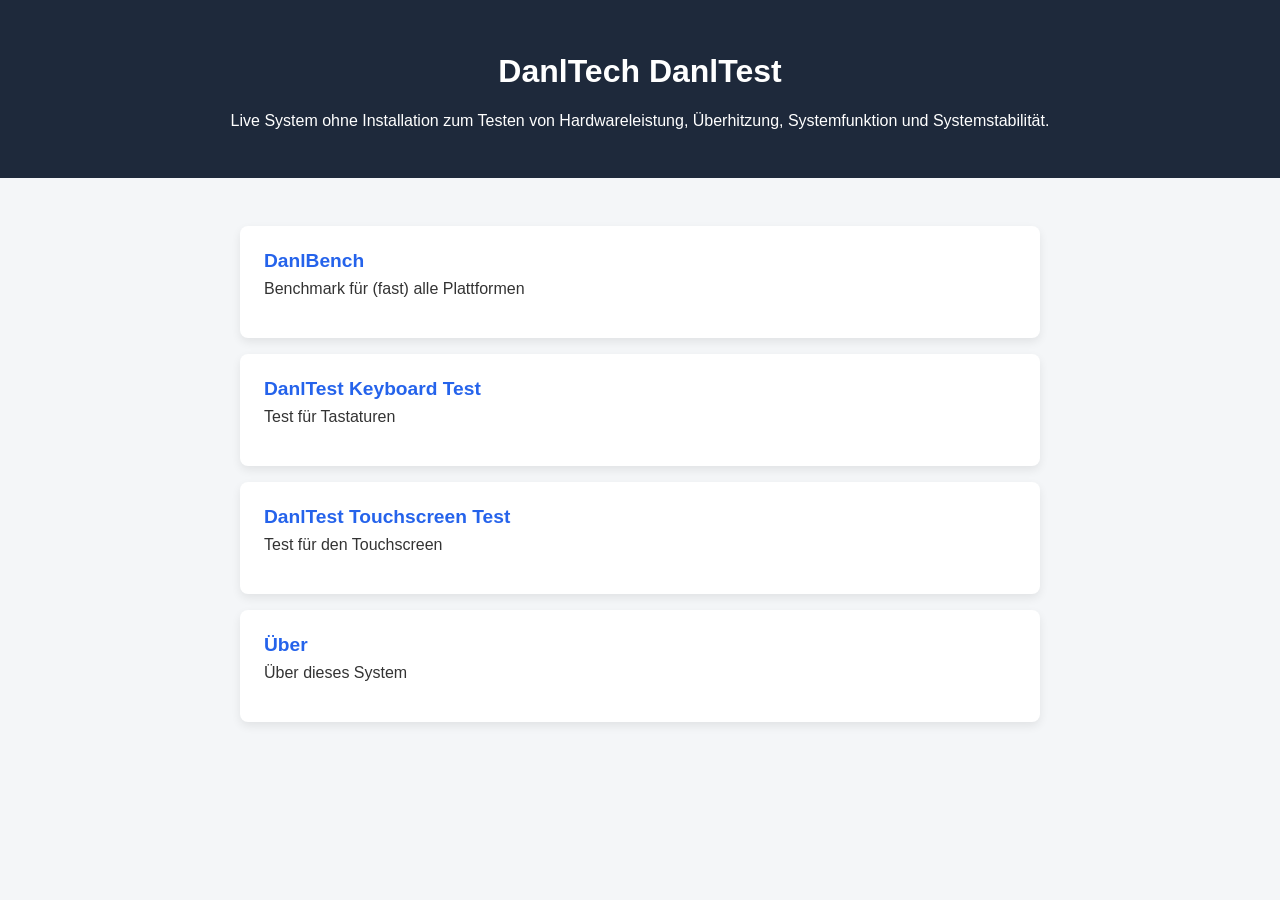
<file: airootfs/root/DanlTest/Web/index.html>
<!DOCTYPE html>
<html lang="en">
<head>
  <meta charset="UTF-8">
  <title>DanlTech DanlTest</title>
  <meta name="viewport" content="width=device-width, initial-scale=1.0">
  <link rel="stylesheet" href="style.css">
</head>
<body>

<header>
  <h1>DanlTech DanlTest</h1>
  <p>Live System ohne Installation zum Testen von Hardwareleistung, Überhitzung, Systemfunktion und Systemstabilität.</p>
</header>
  
<main id="link-container">
  <!-- Links will be inserted here dynamically -->
</main>

<!-- Cookie Consent Modal -->
<div id="cookie-overlay" class="overlay hidden">
  <div class="cookie-modal">
    <h2>Cookie Preferences</h2>
    <p>We use cookies to analyze traffic and improve this website. Please accept or manage your preferences.</p>

    <div id="cookie-buttons">
      <button id="accept-cookies" class="primary">Accept analytics</button>
      <button id="manage-cookies" class="secondary">Manage settings</button>
    </div>

    <div id="cookie-settings" class="hidden">
      <label>
        <input type="checkbox" checked disabled>
        Necessary cookies (required)
      </label>
      <label>
        <input type="checkbox" id="analytics-checkbox">
        Analytics cookies (Google Analytics)
      </label>
      <button id="save-settings" class="primary">Save settings</button>
    </div>
  </div>
</div>

<script src="script.js"></script>
</body>
</html>
</file>
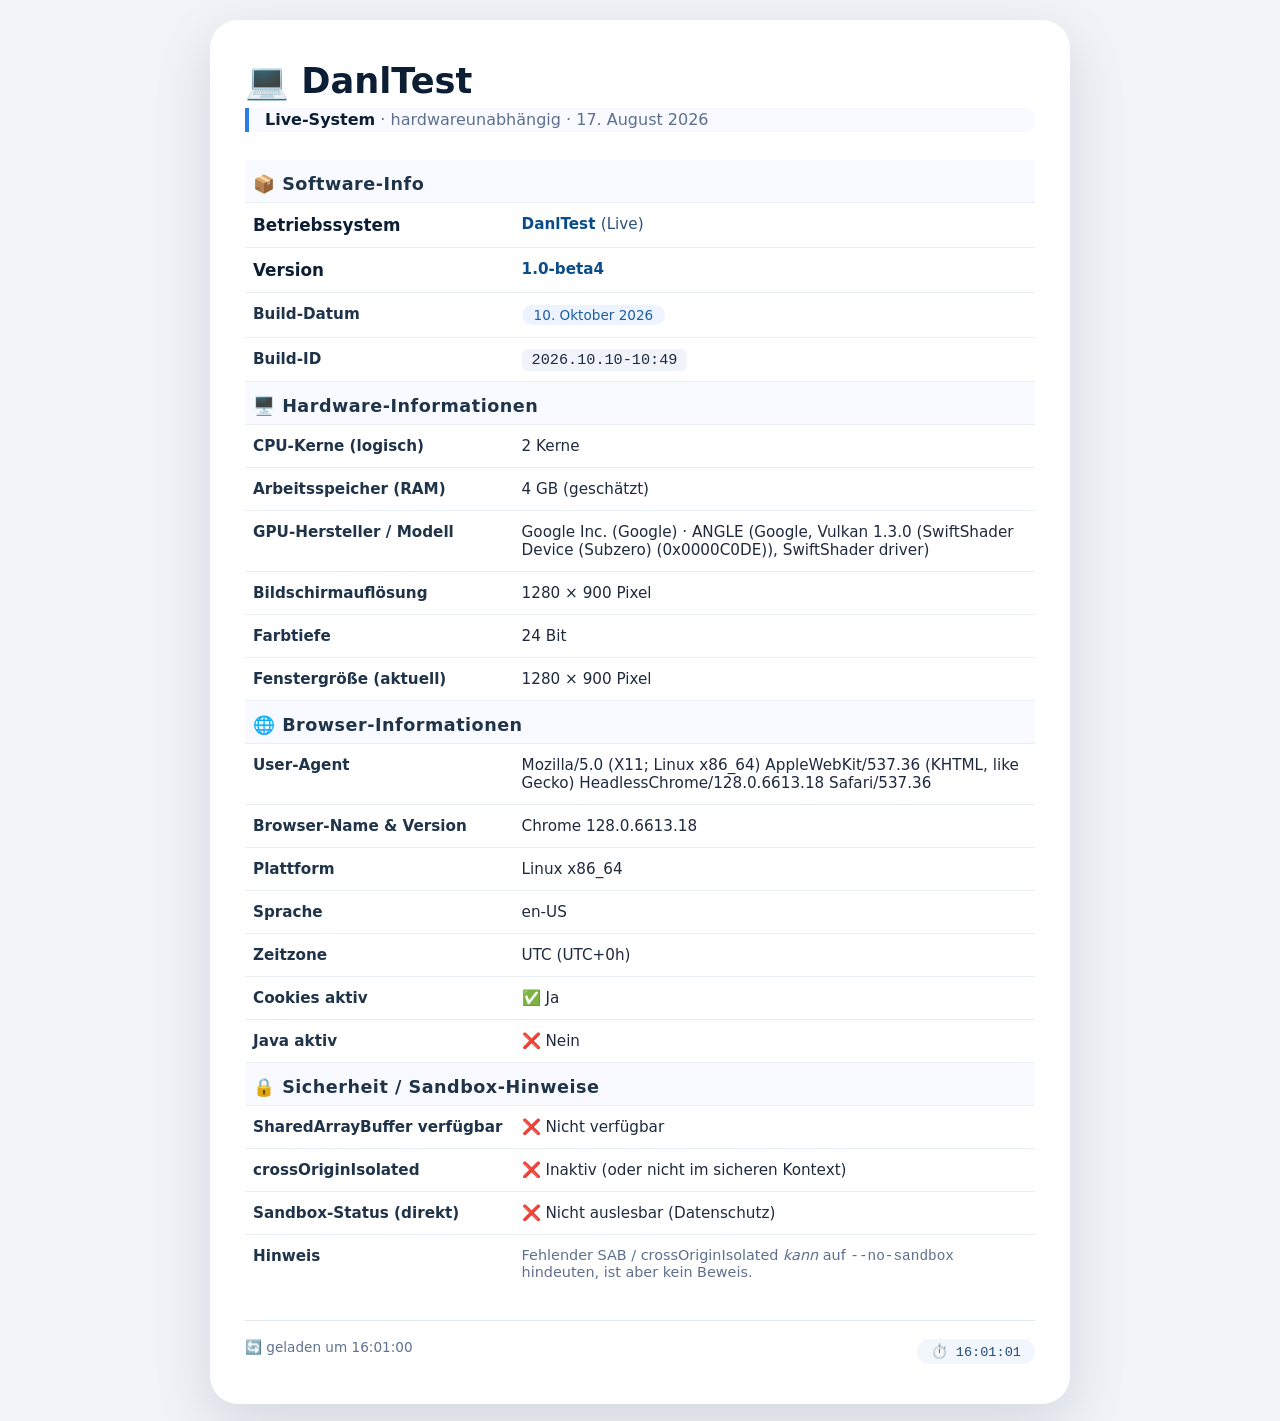
<file: airootfs/root/DanlTest/Web/about/index.html>
<!DOCTYPE html>
<html lang="de">
<head>
    <meta charset="UTF-8" />
    <meta name="viewport" content="width=device-width, initial-scale=1.0" />
    <title>DanlTest – Systeminfo (erweitert)</title>
    <style>
        * { margin:0; padding:0; box-sizing:border-box; }
        body {
            font-family: 'Segoe UI', Roboto, system-ui, sans-serif;
            background: #f0f4f8;
            min-height: 100vh;
            display: flex;
            justify-content: center;
            align-items: center;
            padding: 20px;
        }
        .card {
            max-width: 860px;
            width: 100%;
            background: #ffffff;
            border-radius: 28px;
            box-shadow: 0 20px 60px rgba(0,20,40,0.12);
            padding: 40px 35px;
        }
        h1 {
            font-size: 2.2rem;
            font-weight: 700;
            color: #0b1e33;
            margin-bottom: 6px;
        }
        .subhead {
            font-size: 1rem;
            color: #5e6f8d;
            margin-bottom: 28px;
            border-left: 4px solid #2a7de1;
            padding-left: 16px;
            background: #f8faff;
            border-radius: 0 8px 8px 0;
            line-height: 1.5;
        }
        .subhead strong { color: #0b1e33; }

        /* Tabelle */
        .info-table {
            width: 100%;
            border-collapse: collapse;
            font-size: 0.95rem;
        }
        .info-table tr {
            border-bottom: 1px solid #e9edf4;
        }
        .info-table tr:last-child { border-bottom: none; }
        .info-table th, .info-table td {
            padding: 12px 8px;
            vertical-align: top;
            text-align: left;
        }
        .info-table th {
            width: 34%;
            font-weight: 600;
            color: #1f3349;
        }
        .info-table td {
            width: 66%;
            color: #1f2a3e;
            word-break: break-word;
        }
        .info-table .highlight th {
            color: #0b1e33;
            font-size: 1.05rem;
        }
        .info-table .highlight td {
            font-weight: 600;
            color: #0a4b8a;
        }
        .badge {
            display: inline-block;
            background: #eef4ff;
            padding: 2px 12px;
            border-radius: 30px;
            font-weight: 500;
            color: #1f5f9e;
            font-size: 0.85rem;
        }
        .section-title {
            background: #f8faff;
            font-weight: 700;
            color: #1f3a5f;
            letter-spacing: 0.5px;
        }
        .section-title th {
            padding: 14px 8px 8px 8px;
            font-size: 1.1rem;
        }
        .section-title td { display: none; } /* nur für die Struktur */

        .footer {
            margin-top: 28px;
            padding-top: 18px;
            border-top: 1px solid #e2e8f0;
            display: flex;
            justify-content: space-between;
            flex-wrap: wrap;
            font-size: 0.85rem;
            color: #5f7393;
            gap: 8px;
        }
        .live-clock {
            font-family: 'JetBrains Mono', monospace;
            background: #f2f6fd;
            padding: 4px 14px;
            border-radius: 40px;
            color: #1f4b7a;
            font-weight: 500;
        }
        @media (max-width: 480px) {
            .card { padding: 20px 14px; }
            h1 { font-size: 1.6rem; }
            .info-table th, .info-table td { padding: 10px 4px; font-size: 0.9rem; }
        }
    </style>
</head>
<body>

<div class="card">
    <h1>💻 DanlTest</h1>
    <div class="subhead">
        <strong>Live‑System</strong> · hardwareunabhängig · <span id="currentDate"></span>
    </div>

    <table class="info-table" id="sysTable">
        <tbody>
            <!-- ===== STATISCHE SOFTWARE ===== -->
            <tr class="section-title"><th colspan="2">📦 Software‑Info</th></tr>
            <tr class="highlight">
                <th>Betriebssystem</th>
                <td>DanlTest <span style="font-weight:400;color:#2d4f7a;">(Live)</span></td>
            </tr>
            <tr class="highlight">
                <th>Version</th>
                <td>1.0-beta4</td>
            </tr>
            <tr>
                <th>Build‑Datum</th>
                <td><span class="badge">10. Oktober 2026</span></td>
            </tr>
            <tr>
                <th>Build‑ID</th>
                <td><code style="background:#f0f4fa;padding:2px 10px;border-radius:6px;">2026.10.10-10:49</code></td>
            </tr>

            <!-- ===== HARDWARE (dynamisch) ===== -->
            <tr class="section-title"><th colspan="2">🖥️ Hardware‑Informationen</th></tr>
            <tr><th>CPU‑Kerne (logisch)</th><td id="hw-cores">–</td></tr>
            <tr><th>Arbeitsspeicher (RAM)</th><td id="hw-ram">–</td></tr>
            <tr><th>GPU‑Hersteller / Modell</th><td id="hw-gpu">–</td></tr>
            <tr><th>Bildschirmauflösung</th><td id="hw-screen">–</td></tr>
            <tr><th>Farbtiefe</th><td id="hw-color">–</td></tr>
            <tr><th>Fenstergröße (aktuell)</th><td id="hw-window">–</td></tr>

            <!-- ===== BROWSER / CHROMIUM ===== -->
            <tr class="section-title"><th colspan="2">🌐 Browser‑Informationen</th></tr>
            <tr><th>User‑Agent</th><td id="browser-ua">–</td></tr>
            <tr><th>Browser‑Name &amp; Version</th><td id="browser-name">–</td></tr>
            <tr><th>Plattform</th><td id="browser-platform">–</td></tr>
            <tr><th>Sprache</th><td id="browser-lang">–</td></tr>
            <tr><th>Zeitzone</th><td id="browser-tz">–</td></tr>
            <tr><th>Cookies aktiv</th><td id="browser-cookies">–</td></tr>
            <tr><th>Java aktiv</th><td id="browser-java">–</td></tr>

            <!-- ===== SANDBOX / SICHERHEIT (indirekte Tests) ===== -->
            <tr class="section-title"><th colspan="2">🔒 Sicherheit / Sandbox‑Hinweise</th></tr>
            <tr><th>SharedArrayBuffer verfügbar</th><td id="sandbox-sab">–</td></tr>
            <tr><th>crossOriginIsolated</th><td id="sandbox-coi">–</td></tr>
            <tr><th>Sandbox‑Status (direkt)</th><td>❌ Nicht auslesbar (Datenschutz)</td></tr>
            <tr><th>Hinweis</th><td style="font-size:0.9rem;color:#5f6f8f;">Fehlender SAB / crossOriginIsolated <em>kann</em> auf <code>--no-sandbox</code> hindeuten, ist aber kein Beweis.</td></tr>
        </tbody>
    </table>

    <div class="footer">
        <span>🔄 <span id="reloadInfo">Seite geladen</span></span>
        <span class="live-clock" id="liveClock">⏱️ –</span>
    </div>
</div>

<script>
    (function() {
        "use strict";

        // ----- Hilfsfunktionen -----
        function setVal(id, value) {
            const el = document.getElementById(id);
            if (el) el.textContent = value;
        }

        // ----- 1. Statisches Datum -----
        const buildDate = new Date(2026, 7, 17);
        document.getElementById('currentDate').textContent =
            buildDate.toLocaleDateString('de-DE', { year:'numeric', month:'long', day:'numeric' });

        // ----- 2. Hardware -----
        // CPU-Kerne
        const cores = navigator.hardwareConcurrency || 'unbekannt';
        setVal('hw-cores', cores + (cores !== 'unbekannt' ? ' Kerne' : ''));

        // RAM (nur Chromium / Edge)
        const ram = navigator.deviceMemory;
        if (ram) {
            setVal('hw-ram', ram + ' GB (geschätzt)');
        } else {
            setVal('hw-ram', 'nicht verfügbar');
        }

        // GPU über WebGL (funktioniert meist, aber kann je nach Treiber variieren)
        try {
            const canvas = document.createElement('canvas');
            const gl = canvas.getContext('webgl') || canvas.getContext('experimental-webgl');
            if (gl) {
                const debugInfo = gl.getExtension('WEBGL_debug_renderer_info');
                if (debugInfo) {
                    const vendor = gl.getParameter(debugInfo.UNMASKED_VENDOR_WEBGL);
                    const renderer = gl.getParameter(debugInfo.UNMASKED_RENDERER_WEBGL);
                    setVal('hw-gpu', `${vendor} · ${renderer}`);
                } else {
                    setVal('hw-gpu', 'nicht verfügbar (Erweiterung fehlt)');
                }
            } else {
                setVal('hw-gpu', 'WebGL nicht unterstützt');
            }
        } catch (e) {
            setVal('hw-gpu', 'Fehler beim Auslesen');
        }

        // Bildschirm
        const screenObj = window.screen;
        setVal('hw-screen', `${screenObj.width} × ${screenObj.height} Pixel`);

        // Farbtiefe
        setVal('hw-color', screenObj.colorDepth + ' Bit');

        // Fenstergröße (initial)
        function updateWindowSize() {
            document.getElementById('hw-window').textContent =
                `${window.innerWidth} × ${window.innerHeight} Pixel`;
        }
        updateWindowSize();
        window.addEventListener('resize', updateWindowSize);

        // ----- 3. Browser / Chromium -----
        setVal('browser-ua', navigator.userAgent);

        // Browser-Name & Version (einfache Extraktion)
        const ua = navigator.userAgent;
        let browserInfo = 'unbekannt';
        if (ua.includes('Chromium')) {
            const match = ua.match(/Chromium\/(\d+\.\d+\.\d+\.\d+)/);
            if (match) browserInfo = 'Chromium ' + match[1];
            else browserInfo = 'Chromium (Version unbekannt)';
        } else if (ua.includes('Chrome')) {
            const match = ua.match(/Chrome\/(\d+\.\d+\.\d+\.\d+)/);
            if (match) browserInfo = 'Chrome ' + match[1];
            else browserInfo = 'Chrome (Version unbekannt)';
        } else {
            browserInfo = ua.split(' ').find(p => p.includes('/')) || 'unbekannt';
        }
        setVal('browser-name', browserInfo);

        setVal('browser-platform', navigator.platform || 'unbekannt');
        setVal('browser-lang', navigator.language || navigator.languages?.[0] || 'unbekannt');

        const tz = Intl.DateTimeFormat().resolvedOptions().timeZone || 'unbekannt';
        const offset = -new Date().getTimezoneOffset() / 60;
        const offsetStr = (offset >= 0 ? '+' : '') + offset + 'h';
        setVal('browser-tz', `${tz} (UTC${offsetStr})`);

        setVal('browser-cookies', navigator.cookieEnabled ? '✅ Ja' : '❌ Nein');
        setVal('browser-java', navigator.javaEnabled ? (navigator.javaEnabled() ? '✅ Ja' : '❌ Nein') : 'nicht verfügbar');

        // ----- 4. Sandbox / Sicherheit -----
        // SharedArrayBuffer testen
        let sabAvailable = false;
        try {
            // SharedArrayBuffer existiert und kann instanziiert werden
            const sab = new SharedArrayBuffer(1);
            sabAvailable = true;
        } catch (_) {
            sabAvailable = false;
        }
        setVal('sandbox-sab', sabAvailable ? '✅ Verfügbar' : '❌ Nicht verfügbar');

        // crossOriginIsolated
        setVal('sandbox-coi', window.crossOriginIsolated ? '✅ Aktiv' : '❌ Inaktiv (oder nicht im sicheren Kontext)');

        // ----- 5. Live-Uhr & Ladezeit -----
        function updateClock() {
            const now = new Date();
            document.getElementById('liveClock').textContent =
                '⏱️ ' + now.toLocaleTimeString('de-DE', { hour:'2-digit', minute:'2-digit', second:'2-digit' });
        }
        updateClock();
        setInterval(updateClock, 1000);

        const loadTime = new Date().toLocaleTimeString('de-DE', { hour:'2-digit', minute:'2-digit', second:'2-digit' });
        document.getElementById('reloadInfo').textContent = `geladen um ${loadTime}`;

        console.log('✅ DanlTest erweiterte Systeminfo geladen');
    })();
</script>
</body>
</html>
</file>
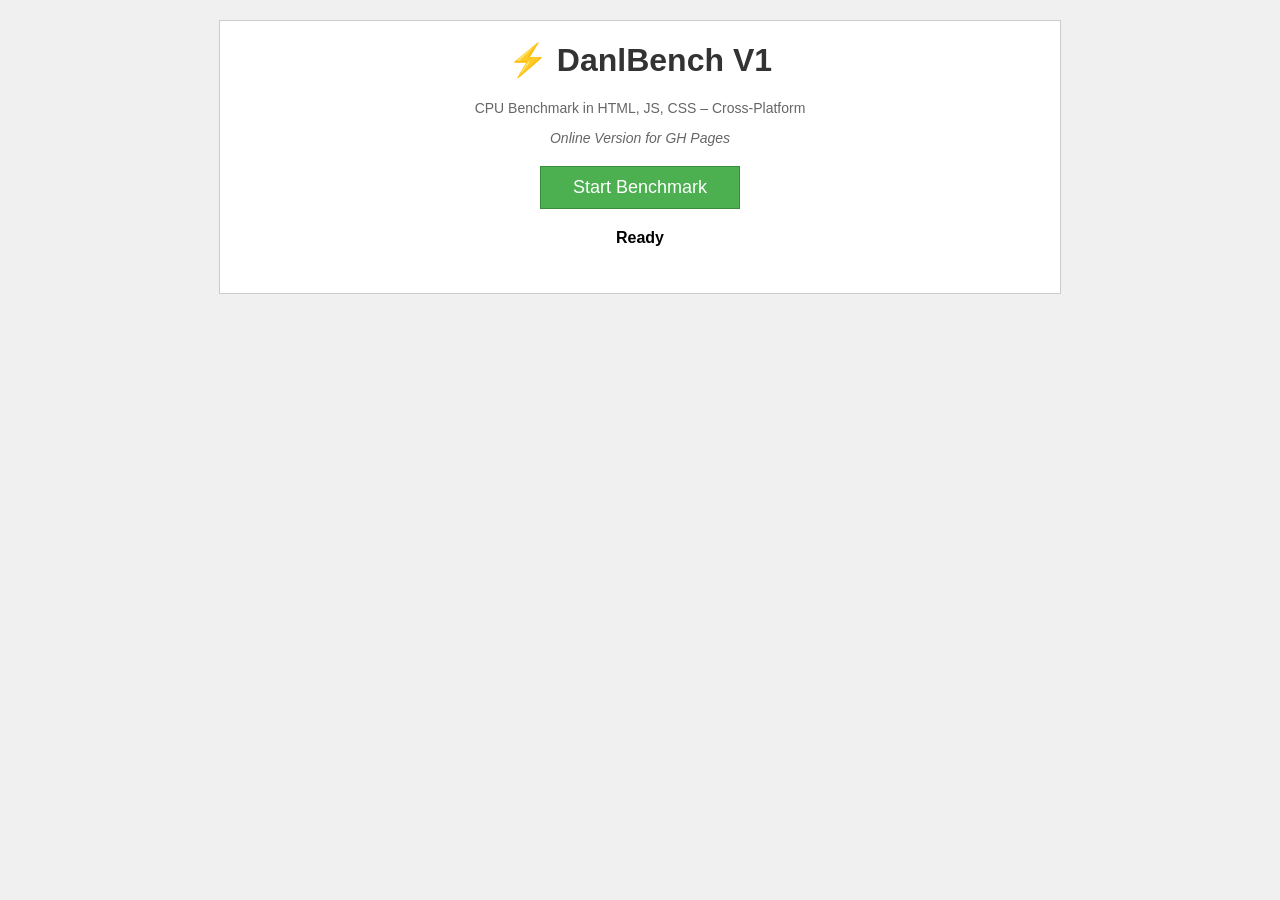
<file: airootfs/root/DanlTest/Web/danlbench/index.html>
<!DOCTYPE html>
<html>
<head>
    <meta charset="UTF-8">
    <meta name="viewport" content="width=device-width, initial-scale=1.0">
    <title>DanlBench V1</title>
    <style>
        body {
        font-family: Arial, sans-serif;
        background: #f0f0f0;
        margin: 0;
        padding: 20px;
        }
        #container {
        max-width: 800px;
        margin: 0 auto;
        background: #fff;
        padding: 20px;
        border: 1px solid #ccc;
        }
        h1 {
        text-align: center;
        color: #333;
        margin-top: 0;
        }
        .subtitle {
        text-align: center;
        color: #666;
        font-size: 14px;
        }
        button {
        display: block;
        width: 200px;
        margin: 20px auto;
        padding: 10px;
        font-size: 18px;
        cursor: pointer;
        background: #4CAF50;
        color: white;
        border: 1px solid #388E3C;
        border-radius: 0;
        }
        button:disabled {
        background: #aaa;
        border-color: #888;
        cursor: default;
        }
        #progress {
        text-align: center;
        margin: 20px 0;
        font-weight: bold;
        min-height: 1.5em;
        }
        #result {
        margin-top: 20px;
        border-top: 1px solid #ccc;
        padding-top: 20px;
        display: none;
        }
        #scoreDisplay {
        font-size: 28px;
        text-align: center;
        font-weight: bold;
        }
        #rankingDisplay {
        margin-top: 20px;
        }
        table {
        width: 100%;
        border-collapse: collapse;
        margin-top: 10px;
        }
        th, td {
        border: 1px solid #ddd;
        padding: 6px 8px;
        text-align: center;
        }
        th {
        background: #f2f2f2;
        }
        .highlight {
        background: #ffffcc;
        }
        #details {
        margin-top: 20px;
        font-size: 13px;
        color: #555;
        }
        #details table {
        font-size: 13px;
        }
        .error {
        color: #c00;
        text-align: center;
        }
    </style>
</head>
<body>
<div id="container">
    <h1>⚡ DanlBench V1</h1>
    <p class="subtitle">CPU Benchmark in HTML, JS, CSS – Cross‑Platform</p>
    <p class="subtitle"><i>Online Version for GH Pages</i></p>

    <button id="startBtn">Start Benchmark</button>
    <div id="progress">Ready</div>

    <div id="result">
        <div id="scoreDisplay">Score: <span id="scoreValue">-</span></div>
        <div id="rankingDisplay">
            <h3>Ranking Classification</h3>
            <div id="rankingInfo">Loading ranking data …</div>
        </div>
        <div id="details">
            <h4>Test Details</h4>
            <div id="detailsContent"></div>
        </div>
    </div>
</div>

<script>
    // ============================================================
    // DanlBench V1 – CPU‑Benchmark (ES3‑kompatibel)
    // ============================================================

    // Globale Variablen
    var rankingData = null;
    var rankingLoaded = false;
    var scores = {};
    var isRunning = false;

    // DOM-Referenzen
    var startBtn = document.getElementById('startBtn');
    var progressDiv = document.getElementById('progress');
    var resultDiv = document.getElementById('result');
    var scoreSpan = document.getElementById('scoreValue');
    var rankingInfoDiv = document.getElementById('rankingInfo');
    var detailsContent = document.getElementById('detailsContent');

    // URL für die Ranking-Daten (raw.githubusercontent.com)
    var RANKING_URL = 'https://raw.githubusercontent.com/danltech/danlbench-results/main/v1/results.json';

    // Ranking von externer URL laden – Fehler werden abgefangen, damit der Benchmark offline läuft
    function loadRanking(callback) {
    if (rankingLoaded) {
    if (callback) callback();
    return;
    }

    if (!navigator.onLine) {
    rankingData = null;
    rankingLoaded = false;
    alert("Failed to load rankings. Please check your internet connection.");
    if (callback) callback();
    return;
    }

    var xhr = new XMLHttpRequest();
    xhr.open('GET', RANKING_URL, true);
    xhr.onreadystatechange = function() {
    if (xhr.readyState === 4) {
    if (xhr.status === 200) {
    try {
    rankingData = JSON.parse(xhr.responseText);
    rankingLoaded = true;
    } catch (e) {
    rankingData = null;
    rankingLoaded = false;
    alert("Failed to parse ranking data.");
    }
    } else {
    rankingData = null;
    rankingLoaded = false;
    alert("Server error while fetching rankings.");
    }
    if (callback) callback();
    }
    };

    xhr.onerror = function() {
    rankingData = null;
    rankingLoaded = false;
    alert("Network error. Could not connect to GitHub.");
    if (callback) callback();
    };

    xhr.send(null);
    }

    // ----- Testfunktionen (feste Arbeit pro Iteration) -----

    function testInteger(iter) {
    var a = 1, b = 2, c = 3, d = 4;
    for (var i = 0; i < iter; i++) {
    a = (a + b) % 1000;
    b = (b * c) % 1000;
    c = (c - d + 1000) % 1000;
    d = (d / 2 + a) % 1000;
    }
    return a + b + c + d;
    }

    function testFloat(iter) {
    var sum = 0;
    for (var i = 0; i < iter; i++) {
    var x = i / 1000;
    sum += Math.sin(x) * Math.cos(x);
    }
    return sum;
    }

    function testSieve(iter) {
    var limit = 2000;
    var count = 0;
    for (var run = 0; run < iter; run++) {
    var sieve = new Array(limit + 1);
    for (var i = 2; i <= limit; i++) sieve[i] = true;
    for (var i = 2; i * i <= limit; i++) {
    if (sieve[i]) {
    for (var j = i * i; j <= limit; j += i) sieve[j] = false;
    }
    }
    for (var i = 2; i <= limit; i++) {
    if (sieve[i]) count++;
    }
    }
    return count;
    }

    function testMatrix(iter) {
    var size = 20;
    var result = 0;
    for (var run = 0; run < iter; run++) {
    var A = [], B = [], C = [];
    for (var i = 0; i < size; i++) {
    A[i] = []; B[i] = []; C[i] = [];
    for (var j = 0; j < size; j++) {
    A[i][j] = Math.random() * 10;
    B[i][j] = Math.random() * 10;
    C[i][j] = 0;
    }
    }
    for (var i = 0; i < size; i++) {
    for (var j = 0; j < size; j++) {
    var sum = 0;
    for (var k = 0; k < size; k++) {
    sum += A[i][k] * B[k][j];
    }
    C[i][j] = sum;
    }
    }
    result += C[size - 1][size - 1];
    }
    return result;
    }

    function testSort(iter) {
    var size = 500;
    var result = 0;
    for (var run = 0; run < iter; run++) {
    var arr = [];
    for (var i = 0; i < size; i++) {
    arr.push(Math.random());
    }

    function swap(a, i, j) {
    var tmp = a[i];
    a[i] = a[j];
    a[j] = tmp;
    }

    function partition(a, left, right) {
    var pivot = a[right];
    var i = left - 1;
    for (var j = left; j < right; j++) {
    if (a[j] < pivot) {
    i++;
    swap(a, i, j);
    }
    }
    swap(a, i + 1, right);
    return i + 1;
    }

    function quicksort(a, left, right) {
    if (left < right) {
    var pi = partition(a, left, right);
    quicksort(a, left, pi - 1);
    quicksort(a, pi + 1, right);
    }
    }

    var copy = arr.slice(0);
    quicksort(copy, 0, copy.length - 1);
    result += copy[0];
    }
    return result;
    }

    // Benchmark-Hilfsfunktion (adaptiv)
    function runTest(testFn, initialIter) {
    var targetTime = 1000;
    var iter = initialIter;

    var start = Date.now();
    testFn(iter);
    var elapsed = Date.now() - start;

    if (elapsed > 0) {
    var scale = targetTime / elapsed;
    var newIter = Math.floor(iter * scale);
    if (newIter < 1) newIter = 1;
    if (newIter > 100000000) newIter = 100000000;
    iter = newIter;
    }

    start = Date.now();
    testFn(iter);
    elapsed = Date.now() - start;
    if (elapsed === 0) elapsed = 1;

    return (iter / elapsed) * 1000;
    }

    // Liste der Tests
    var tests = [
    { name: 'Integer', fn: testInteger, initialIter: 200000 },
    { name: 'Float',   fn: testFloat,   initialIter: 50000 },
    { name: 'Sieve',   fn: testSieve,   initialIter: 500 },
    { name: 'Matrix',  fn: testMatrix,  initialIter: 20 },
    { name: 'Sort',    fn: testSort,    initialIter: 50 }
    ];

    // Führt alle Tests nacheinander aus
    function runBenchmarkSeries(index) {
    if (index >= tests.length) {
    finishBenchmark();
    return;
    }

    var test = tests[index];
    progressDiv.innerHTML = 'Test ' + (index + 1) + '/' + tests.length +
    ': ' + test.name + ' (running) …';

    var results = [];
    for (var i = 0; i < 3; i++) {
    results.push(runTest(test.fn, test.initialIter));
    }
    results.sort(function(a, b) { return a - b; });
    scores[test.name] = results[1];

    setTimeout(function() {
    runBenchmarkSeries(index + 1);
    }, 30);
    }

    // Berechnet den Gesamtscore und zeigt die Ergebnisse an
    function finishBenchmark() {
    var product = 1;
    var count = 0;
    for (var name in scores) {
    if (scores.hasOwnProperty(name)) {
    product *= scores[name];
    count++;
    }
    }
    var geometricMean = Math.pow(product, 1 / count);
    var totalScore = Math.round(geometricMean);

    scoreSpan.innerHTML = totalScore;
    resultDiv.style.display = 'block';

    showRanking(totalScore);
    showDetails(scores);

    startBtn.disabled = false;
    startBtn.innerHTML = 'Run again';
    isRunning = false;
    progressDiv.innerHTML = 'Done.';
    }

    // Zeigt das Ranking an (max. 5 Einträge um den eigenen Score herum)
    function showRanking(score) {
    if (!rankingLoaded || !rankingData || !rankingData.length) {
    rankingInfoDiv.innerHTML = '<span class="error">No ranking data available (could not reach the results URL).</span>';
    return;
    }

    var sorted = rankingData.slice(0);
    sorted.sort(function(a, b) { return a.score - b.score; });

    var insertIndex = 0;
    while (insertIndex < sorted.length && sorted[insertIndex].score <= score) {
    insertIndex++;
    }

    var start = insertIndex - 2;
    if (start < 0) start = 0;
    var end = insertIndex + 2;
    if (end > sorted.length) end = sorted.length;

    var tableHtml = '<table><tr><th>Device</th><th>Score</th></tr>';

    for (var i = start; i < insertIndex; i++) {
    var entry = sorted[i];
    tableHtml += '<tr><td>' + entry.name + '</td><td>' + entry.score + '</td></tr>';
    }

    tableHtml += '<tr class="highlight"><td><strong>This device</strong></td><td><strong>' + score + '</strong></td></tr>';

    for (var i = insertIndex; i < end; i++) {
    var entry = sorted[i];
    tableHtml += '<tr><td>' + entry.name + '</td><td>' + entry.score + '</td></tr>';
    }

    tableHtml += '</table>';

    var lower = null, higher = null;
    for (var i = 0; i < sorted.length; i++) {
    if (sorted[i].score <= score) lower = sorted[i];
    else { higher = sorted[i]; break; }
    }
    var infoText = 'Your score is ';
    if (lower && higher) {
    infoText += 'between <strong>' + lower.name + ' (' + lower.score + ')</strong> and <strong>' + higher.name + ' (' + higher.score + ')</strong>.';
    } else if (lower && !higher) {
    infoText += 'above <strong>' + lower.name + ' (' + lower.score + ')</strong> – you are the fastest!';
    } else if (!lower && higher) {
    infoText += 'below <strong>' + higher.name + ' (' + higher.score + ')</strong> – unfortunately the slowest.';
    } else {
    infoText += 'no comparison data available.';
    }

    rankingInfoDiv.innerHTML = '<p>' + infoText + '</p>' + tableHtml;
    }

    // Zeigt die Einzelergebnisse der Tests an
    function showDetails(scores) {
    var html = '<table><tr><th>Test</th><th>ops/sec</th></tr>';
    for (var name in scores) {
    if (scores.hasOwnProperty(name)) {
    html += '<tr><td>' + name + '</td><td>' + Math.round(scores[name]) + '</td></tr>';
    }
    }
    html += '</table>';
    detailsContent.innerHTML = html;
    }

    // Startet den Benchmark (wird durch Button ausgelöst)
    function startBenchmark() {
    if (isRunning) return;
    isRunning = true;
    startBtn.disabled = true;
    startBtn.innerHTML = 'Running …';
    progressDiv.innerHTML = 'Loading ranking …';
    resultDiv.style.display = 'none';
    scores = {};

    loadRanking(function() {
    if (!rankingLoaded) {
    rankingInfoDiv.innerHTML = '<span class="error">Ranking file could not be loaded (offline or URL unreachable).</span>';
    }
    progressDiv.innerHTML = 'Starting benchmark …';
    setTimeout(function() {
    runBenchmarkSeries(0);
    }, 50);
    });
    }

    // Event-Bindung für den Button
    if (startBtn.addEventListener) {
    startBtn.addEventListener('click', startBenchmark);
    } else if (startBtn.attachEvent) {
    startBtn.attachEvent('onclick', startBenchmark);
    } else {
    startBtn.onclick = startBenchmark;
    }

    // Ranking beim Laden der Seite bereits versuchen (optional)
    loadRanking(function() {});
</script>
</body>
</html>
</file>
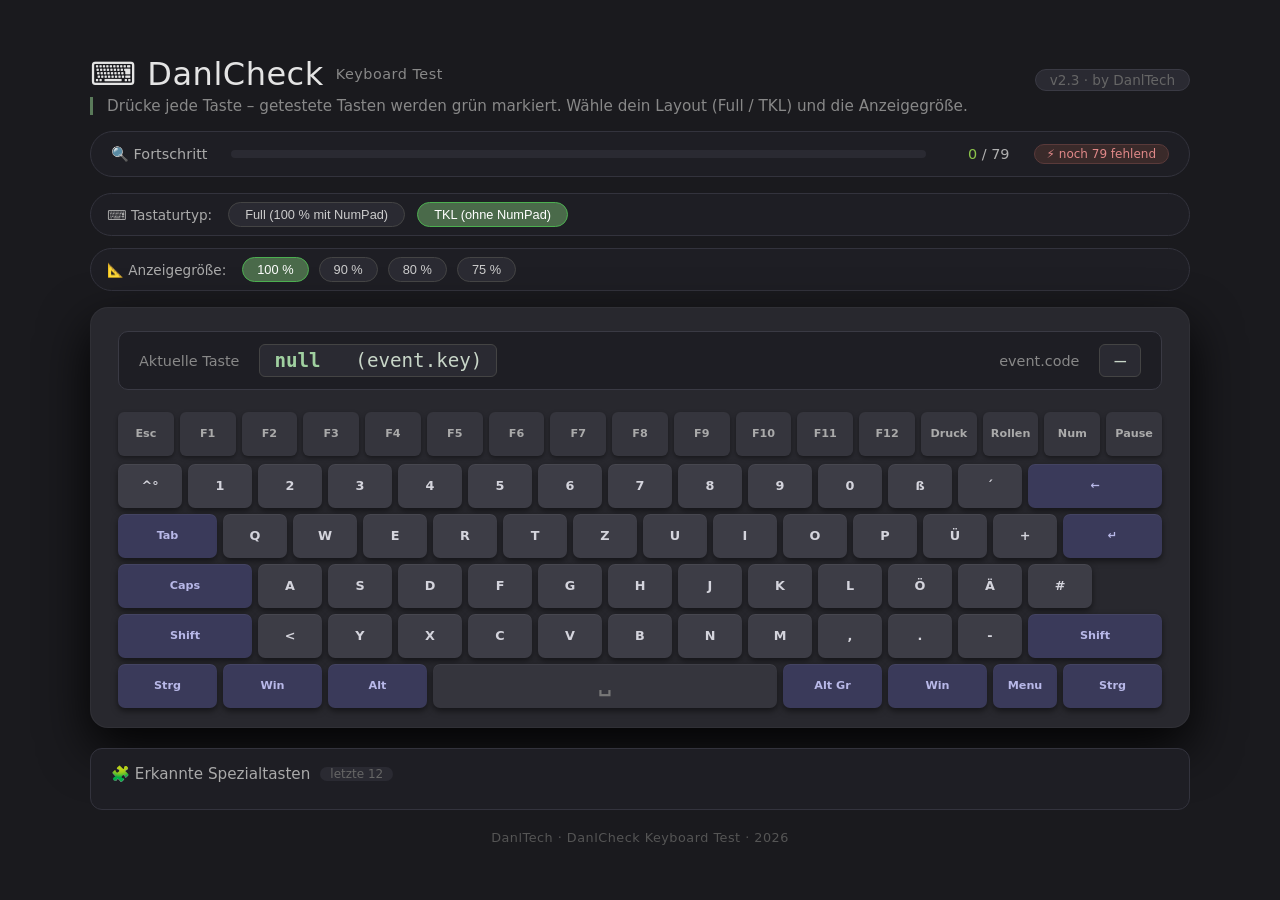
<file: airootfs/root/DanlTest/Web/keyboard/index.html>
<!DOCTYPE html>
<html lang="de">
<head>
    <meta charset="UTF-8">
    <meta name="viewport" content="width=device-width, initial-scale=1.0">
    <title>DanlCheck Keyboard Test</title>
    <style>
        /* Reset & Basis */
        * {
            box-sizing: border-box;
            margin: 0;
            padding: 0;
        }

        body {
            background: #1a1a1e;
            font-family: 'Segoe UI', Roboto, system-ui, -apple-system, sans-serif;
            display: flex;
            justify-content: center;
            align-items: center;
            min-height: 100vh;
            margin: 0;
            padding: 20px;
            color: #e4e4e4;
        }

        #app {
            max-width: 1100px;
            width: 100%;
        }

        /* Branding */
        .brand {
            display: flex;
            align-items: baseline;
            justify-content: space-between;
            flex-wrap: wrap;
            margin-bottom: 4px;
        }
        .brand h1 {
            font-weight: 400;
            font-size: 2rem;
            letter-spacing: 0.5px;
            display: flex;
            align-items: center;
            gap: 12px;
        }
        .brand h1 small {
            font-size: 0.9rem;
            font-weight: 300;
            color: #888;
        }
        .brand .version {
            font-size: 0.85rem;
            color: #666;
            background: #2a2a32;
            padding: 2px 14px;
            border-radius: 30px;
            border: 1px solid #3a3a44;
        }

        .subtitle {
            color: #888;
            margin-bottom: 16px;
            font-size: 0.95rem;
            border-left: 3px solid #5a7a5a;
            padding-left: 14px;
        }

        /* Fortschrittsanzeige */
        #progress-container {
            background: #1e1e24;
            border-radius: 30px;
            padding: 12px 20px;
            margin-bottom: 16px;
            border: 1px solid #33333d;
            display: flex;
            align-items: center;
            flex-wrap: wrap;
            gap: 16px 24px;
        }
        #progress-container .label {
            font-weight: 300;
            color: #aaa;
            font-size: 0.9rem;
        }
        #progress-container .label strong {
            color: #d0d0d0;
            font-weight: 400;
        }
        .progress-bar-wrap {
            flex: 1 1 200px;
            height: 8px;
            background: #2a2a32;
            border-radius: 10px;
            overflow: hidden;
            min-width: 100px;
        }
        .progress-bar-fill {
            height: 100%;
            width: 0%;
            background: linear-gradient(90deg, #4caf50, #8bc34a);
            border-radius: 10px;
            transition: width 0.2s ease;
        }
        .progress-text {
            font-size: 0.9rem;
            font-weight: 500;
            color: #b0b0b0;
            min-width: 60px;
            text-align: right;
        }
        .progress-text .count {
            color: #8bc34a;
        }
        .missing-badge {
            font-size: 0.75rem;
            background: #3a2a2a;
            color: #e08888;
            padding: 2px 12px;
            border-radius: 30px;
            border: 1px solid #5a3a3a;
            white-space: nowrap;
        }

        /* Layout-Steuerung */
        #layout-control {
            display: flex;
            align-items: center;
            gap: 12px;
            margin-bottom: 12px;
            flex-wrap: wrap;
            background: #1e1e24;
            padding: 8px 16px;
            border-radius: 40px;
            border: 1px solid #33333d;
        }
        #layout-control .label {
            font-size: 0.85rem;
            color: #aaa;
            margin-right: 4px;
        }
        .layout-btn {
            background: #2a2a32;
            border: 1px solid #444;
            color: #ccc;
            padding: 4px 16px;
            border-radius: 30px;
            font-size: 0.8rem;
            cursor: pointer;
            transition: all 0.1s ease;
            font-weight: 500;
        }
        .layout-btn:hover {
            background: #3a3a4a;
            border-color: #666;
        }
        .layout-btn.active {
            background: #4a6a4a;
            border-color: #4caf50;
            color: #fff;
        }

        /* Größensteuerung (Bildschirm) */
        #size-control {
            display: flex;
            align-items: center;
            gap: 10px;
            margin-bottom: 16px;
            flex-wrap: wrap;
            background: #1e1e24;
            padding: 8px 16px;
            border-radius: 40px;
            border: 1px solid #33333d;
        }
        #size-control .label {
            font-size: 0.85rem;
            color: #aaa;
            margin-right: 6px;
        }
        .size-btn {
            background: #2a2a32;
            border: 1px solid #444;
            color: #ccc;
            padding: 4px 14px;
            border-radius: 30px;
            font-size: 0.8rem;
            cursor: pointer;
            transition: all 0.1s ease;
            font-weight: 500;
        }
        .size-btn:hover {
            background: #3a3a4a;
            border-color: #666;
        }
        .size-btn.active {
            background: #4a6a4a;
            border-color: #4caf50;
            color: #fff;
        }

        /* Tastatur-Container (wird skaliert) */
        #keyboard-wrapper {
            transition: transform 0.2s ease;
            transform-origin: top center;
            width: 100%;
        }

        #keyboard {
            background: #28282e;
            border-radius: 18px;
            padding: 24px 28px 20px 28px;
            box-shadow: 0 20px 50px rgba(0, 0, 0, 0.9), inset 0 0 0 1px rgba(255, 255, 255, 0.04);
            margin-bottom: 20px;
            width: 100%;
        }

        /* Aktuelle Taste */
        #current-key {
            background: #1e1e24;
            border-radius: 10px;
            padding: 12px 20px;
            margin-bottom: 22px;
            display: flex;
            align-items: center;
            gap: 20px;
            flex-wrap: wrap;
            border: 1px solid #3a3a44;
        }
        #current-key .label {
            font-weight: 300;
            color: #888;
            font-size: 0.9rem;
        }
        #current-key .value {
            font-family: 'JetBrains Mono', 'Fira Code', monospace;
            font-size: 1.2rem;
            background: #2a2a32;
            padding: 4px 14px;
            border-radius: 6px;
            border: 1px solid #444;
            color: #c8d6c8;
        }
        #current-key .value .highlight {
            color: #a0d0a0;
            font-weight: 600;
        }

        /* Funktionstasten-Reihe */
        .function-row {
            display: flex;
            gap: 6px;
            margin-bottom: 8px;
            flex-wrap: nowrap;
        }
        .function-row .key {
            flex: 1 1 0;
            text-align: center;
            padding: 8px 0;
            background: #35353d;
            border-radius: 6px;
            font-size: 0.7rem;
            font-weight: 600;
            color: #aaa;
            box-shadow: 0 2px 4px rgba(0, 0, 0, 0.4);
            transition: all 0.08s ease;
            cursor: default;
            user-select: none;
            border-bottom: 2px solid transparent;
            position: relative;
        }
        .function-row .key.pressed {
            background: #4e6a4e;
            border-bottom-color: #8cb88c;
            color: #fff;
            transform: scale(0.96);
            box-shadow: 0 0 18px rgba(100, 200, 100, 0.25);
        }
        .function-row .key.tested {
            border-bottom-color: #4caf50;
            background: #3a5a3a;
        }
        .function-row .key.tested::after {
            content: '✓';
            position: absolute;
            top: -6px;
            right: -4px;
            font-size: 0.6rem;
            color: #4caf50;
        }

        /* Haupt-Grid (30 Spalten) */
        .main-grid {
            display: grid;
            grid-template-columns: repeat(30, 1fr);
            gap: 6px;
            margin-bottom: 12px;
        }

        /* NumPad-Grid (4 Spalten) */
        .numpad-grid {
            display: grid;
            grid-template-columns: repeat(4, 1fr);
            gap: 6px;
            max-width: 360px;
            margin-top: 8px;
        }
        .numpad-grid .key {
            min-height: 44px;
            padding: 8px 0;
            font-size: 0.85rem;
        }
        .numpad-grid .key.span-2 {
            grid-column: span 2;
        }

        .key {
            background: #3d3d46;
            border-radius: 7px;
            padding: 12px 0;
            text-align: center;
            font-size: 0.8rem;
            font-weight: 600;
            color: #d4d4dc;
            box-shadow: 0 3px 6px rgba(0, 0, 0, 0.5), inset 0 1px 0 rgba(255, 255, 255, 0.05);
            transition: all 0.08s ease;
            cursor: default;
            user-select: none;
            border-bottom: 2px solid transparent;
            display: flex;
            align-items: center;
            justify-content: center;
            min-height: 44px;
            position: relative;
        }

        .key.special {
            background: #3a3a5a;
            color: #b8b8e8;
            font-size: 0.7rem;
        }

        .key.space {
            background: #35353d;
            color: transparent;
            position: relative;
        }
        .key.space::after {
            content: '␣';
            color: #777;
            font-size: 1.2rem;
            position: absolute;
            top: 50%;
            left: 50%;
            transform: translate(-50%, -50%);
        }

        .key.pressed {
            background: #4e7a4e;
            border-bottom-color: #8cd08c;
            color: #fff;
            transform: scale(0.95);
            box-shadow: 0 0 20px rgba(80, 200, 80, 0.3), inset 0 1px 0 rgba(255, 255, 255, 0.1);
        }
        .key.special.pressed {
            background: #5a5a8a;
            border-bottom-color: #aab0e0;
            box-shadow: 0 0 20px rgba(100, 120, 255, 0.25);
        }

        /* Getestete Taste – jetzt auch für Spezialtasten mit grünem Hintergrund */
        .key.tested {
            border-bottom-color: #4caf50;
            background: #3a5a3a;
        }
        .key.tested::after {
            content: '✓';
            position: absolute;
            top: -6px;
            right: -4px;
            font-size: 0.65rem;
            color: #4caf50;
            font-weight: 700;
        }
        .key.special.tested {
            border-bottom-color: #4caf50;
            background: #3a5a5a;
        }
        .key.special.tested::after {
            color: #4caf50;
        }
        .key.space.tested::after {
            content: '✓';
            color: #4caf50;
            top: -6px;
            right: 4px;
            font-size: 0.65rem;
        }
        .numpad-grid .key.tested::after {
            top: -4px;
            right: -2px;
            font-size: 0.6rem;
        }

        /* Spezialtasten-Log */
        #special-container {
            background: #1e1e24;
            border-radius: 12px;
            padding: 16px 20px;
            border: 1px solid #33333d;
            margin-top: 8px;
        }
        #special-container h3 {
            font-weight: 400;
            font-size: 0.95rem;
            color: #aaa;
            margin-bottom: 10px;
            display: flex;
            align-items: center;
            gap: 10px;
        }
        #special-container h3 span {
            font-size: 0.75rem;
            background: #2a2a32;
            padding: 0 10px;
            border-radius: 20px;
            color: #666;
        }
        #special-keys {
            display: flex;
            flex-wrap: wrap;
            gap: 6px;
            max-height: 110px;
            overflow-y: auto;
            padding-right: 4px;
        }
        .special-entry {
            background: #2a2a32;
            padding: 4px 12px;
            border-radius: 20px;
            font-size: 0.8rem;
            font-family: 'JetBrains Mono', monospace;
            color: #c0c0d0;
            border-left: 3px solid #5a8a5a;
            white-space: nowrap;
            display: inline-flex;
            align-items: center;
            gap: 8px;
        }
        .special-entry .time {
            color: #666;
            font-size: 0.65rem;
        }
        .special-entry .code {
            color: #b0b0e0;
        }
        .special-entry .keyval {
            color: #d0d090;
        }

        /* Footer */
        .footer {
            margin-top: 20px;
            text-align: center;
            font-size: 0.8rem;
            color: #555;
            letter-spacing: 0.5px;
        }
        .footer a {
            color: #777;
            text-decoration: none;
        }
        .footer a:hover {
            color: #aaa;
        }

        /* Scrollbar */
        #special-keys::-webkit-scrollbar {
            width: 4px;
        }
        #special-keys::-webkit-scrollbar-track {
            background: transparent;
        }
        #special-keys::-webkit-scrollbar-thumb {
            background: #444;
            border-radius: 4px;
        }

        /* Responsive */
        @media (max-width: 700px) {
            #keyboard {
                padding: 14px 12px;
            }
            .key {
                font-size: 0.6rem;
                min-height: 32px;
                padding: 6px 0;
                border-radius: 4px;
            }
            .function-row .key {
                font-size: 0.55rem;
                padding: 4px 0;
            }
            .main-grid {
                gap: 4px;
            }
            .numpad-grid {
                gap: 4px;
                max-width: 280px;
            }
            .numpad-grid .key {
                min-height: 32px;
                font-size: 0.7rem;
            }
            .function-row {
                gap: 4px;
            }
            #current-key .value {
                font-size: 0.9rem;
            }
            .brand h1 {
                font-size: 1.5rem;
            }
            .special-entry {
                font-size: 0.65rem;
                padding: 2px 10px;
            }
            #special-container h3 {
                font-size: 0.8rem;
            }
            #progress-container {
                flex-direction: column;
                align-items: stretch;
                gap: 10px;
            }
            .progress-text {
                text-align: left;
            }
            #layout-control, #size-control {
                justify-content: center;
            }
        }
        @media (max-width: 480px) {
            .key {
                font-size: 0.5rem;
                min-height: 26px;
                padding: 4px 0;
            }
            .main-grid {
                gap: 3px;
            }
            .numpad-grid {
                gap: 3px;
                max-width: 220px;
            }
            .numpad-grid .key {
                min-height: 26px;
                font-size: 0.6rem;
            }
            .function-row {
                gap: 3px;
            }
            .function-row .key {
                font-size: 0.45rem;
                padding: 3px 0;
            }
            #current-key {
                flex-direction: column;
                align-items: flex-start;
                gap: 6px;
            }
        }

        /* Skalierungsklassen für Bildschirmgröße */
        .scale-90 #keyboard-wrapper {
            transform: scale(0.9);
        }
        .scale-80 #keyboard-wrapper {
            transform: scale(0.8);
        }
        .scale-75 #keyboard-wrapper {
            transform: scale(0.75);
        }
        #keyboard-wrapper {
            min-height: 400px;
        }

        /* NumPad ausblenden */
        .numpad-hidden #numpad-container {
            display: none;
        }
        .numpad-hidden .main-grid {
            margin-bottom: 0;
        }
        .numpad-hidden .numpad-grid {
            display: none;
        }
    </style>
</head>
<body>

    <div id="app" class="numpad-hidden">
        <!-- Branding -->
        <div class="brand">
            <h1>
                ⌨️ DanlCheck
                <small>Keyboard Test</small>
            </h1>
            <span class="version">v2.3 · by DanlTech</span>
        </div>
        <div class="subtitle">
            Drücke jede Taste – getestete Tasten werden grün markiert. Wähle dein Layout (Full / TKL) und die Anzeigegröße.
        </div>

        <!-- Fortschrittsanzeige -->
        <div id="progress-container">
            <span class="label">🔍 Fortschritt</span>
            <div class="progress-bar-wrap">
                <div class="progress-bar-fill" id="progress-fill" style="width:0%;"></div>
            </div>
            <span class="progress-text" id="progress-text">
                <span class="count" id="tested-count">0</span> / <span id="total-count">0</span>
            </span>
            <span class="missing-badge" id="missing-badge">⚡ noch <span id="missing-count">0</span> fehlend</span>
        </div>

        <!-- Layout-Auswahl -->
        <div id="layout-control">
            <span class="label">⌨️ Tastaturtyp:</span>
            <button class="layout-btn" data-layout="full">Full (100 % mit NumPad)</button>
            <button class="layout-btn active" data-layout="tkl">TKL (ohne NumPad)</button>
        </div>

        <!-- Größensteuerung (Bildschirm) -->
        <div id="size-control">
            <span class="label">📐 Anzeigegröße:</span>
            <button class="size-btn active" data-scale="1">100 %</button>
            <button class="size-btn" data-scale="0.9">90 %</button>
            <button class="size-btn" data-scale="0.8">80 %</button>
            <button class="size-btn" data-scale="0.75">75 %</button>
        </div>

        <!-- Tastatur (wird skaliert) -->
        <div id="keyboard-wrapper">
            <div id="keyboard">
                <!-- Aktuelle Taste -->
                <div id="current-key">
                    <span class="label">Aktuelle Taste</span>
                    <span class="value" id="current-key-display">
                        <span class="highlight">—</span> &nbsp; (keine)
                    </span>
                    <span class="label" style="margin-left: auto;">event.code</span>
                    <span class="value" id="current-code-display">—</span>
                </div>

                <!-- Funktionstasten -->
                <div id="function-row-container"></div>

                <!-- Haupttastatur -->
                <div id="main-grid-container"></div>

                <!-- NumPad -->
                <div id="numpad-container"></div>
            </div>
        </div>

        <!-- Spezialtasten-Log -->
        <div id="special-container">
            <h3>
                🧩 Erkannte Spezialtasten
                <span>letzte 12</span>
            </h3>
            <div id="special-keys"></div>
        </div>

        <div class="footer">
            DanlTech · DanlCheck Keyboard Test · 2026
        </div>
    </div>

    <script>
        (function() {
            'use strict';

            // ---- TASTENLAYOUTS ----

            // Funktionstasten (inkl. NumLock)
            const functionKeys = [
                { code: 'Escape', label: 'Esc' },
                { code: 'F1', label: 'F1' },
                { code: 'F2', label: 'F2' },
                { code: 'F3', label: 'F3' },
                { code: 'F4', label: 'F4' },
                { code: 'F5', label: 'F5' },
                { code: 'F6', label: 'F6' },
                { code: 'F7', label: 'F7' },
                { code: 'F8', label: 'F8' },
                { code: 'F9', label: 'F9' },
                { code: 'F10', label: 'F10' },
                { code: 'F11', label: 'F11' },
                { code: 'F12', label: 'F12' },
                { code: 'PrintScreen', label: 'Druck' },
                { code: 'ScrollLock', label: 'Rollen' },
                { code: 'NumLock', label: 'Num' },
                { code: 'Pause', label: 'Pause' },
            ];

            const mainKeys = [
                // Zeile 1
                { code: 'Backquote', label: '^°', row: 1, col: 1, width: 2 },
                { code: 'Digit1', label: '1', row: 1, col: 3, width: 2 },
                { code: 'Digit2', label: '2', row: 1, col: 5, width: 2 },
                { code: 'Digit3', label: '3', row: 1, col: 7, width: 2 },
                { code: 'Digit4', label: '4', row: 1, col: 9, width: 2 },
                { code: 'Digit5', label: '5', row: 1, col: 11, width: 2 },
                { code: 'Digit6', label: '6', row: 1, col: 13, width: 2 },
                { code: 'Digit7', label: '7', row: 1, col: 15, width: 2 },
                { code: 'Digit8', label: '8', row: 1, col: 17, width: 2 },
                { code: 'Digit9', label: '9', row: 1, col: 19, width: 2 },
                { code: 'Digit0', label: '0', row: 1, col: 21, width: 2 },
                { code: 'Minus', label: 'ß', row: 1, col: 23, width: 2 },
                { code: 'Equal', label: '´', row: 1, col: 25, width: 2 },
                { code: 'Backspace', label: '←', row: 1, col: 27, width: 4, special: true },
                // Zeile 2
                { code: 'Tab', label: 'Tab', row: 2, col: 1, width: 3, special: true },
                { code: 'KeyQ', label: 'Q', row: 2, col: 4, width: 2 },
                { code: 'KeyW', label: 'W', row: 2, col: 6, width: 2 },
                { code: 'KeyE', label: 'E', row: 2, col: 8, width: 2 },
                { code: 'KeyR', label: 'R', row: 2, col: 10, width: 2 },
                { code: 'KeyT', label: 'T', row: 2, col: 12, width: 2 },
                { code: 'KeyY', label: 'Z', row: 2, col: 14, width: 2 },
                { code: 'KeyU', label: 'U', row: 2, col: 16, width: 2 },
                { code: 'KeyI', label: 'I', row: 2, col: 18, width: 2 },
                { code: 'KeyO', label: 'O', row: 2, col: 20, width: 2 },
                { code: 'KeyP', label: 'P', row: 2, col: 22, width: 2 },
                { code: 'BracketLeft', label: 'Ü', row: 2, col: 24, width: 2 },
                { code: 'BracketRight', label: '+', row: 2, col: 26, width: 2 },
                { code: 'Enter', label: '↵', row: 2, col: 28, width: 3, special: true },
                // Zeile 3
                { code: 'CapsLock', label: 'Caps', row: 3, col: 1, width: 4, special: true },
                { code: 'KeyA', label: 'A', row: 3, col: 5, width: 2 },
                { code: 'KeyS', label: 'S', row: 3, col: 7, width: 2 },
                { code: 'KeyD', label: 'D', row: 3, col: 9, width: 2 },
                { code: 'KeyF', label: 'F', row: 3, col: 11, width: 2 },
                { code: 'KeyG', label: 'G', row: 3, col: 13, width: 2 },
                { code: 'KeyH', label: 'H', row: 3, col: 15, width: 2 },
                { code: 'KeyJ', label: 'J', row: 3, col: 17, width: 2 },
                { code: 'KeyK', label: 'K', row: 3, col: 19, width: 2 },
                { code: 'KeyL', label: 'L', row: 3, col: 21, width: 2 },
                { code: 'Semicolon', label: 'Ö', row: 3, col: 23, width: 2 },
                { code: 'Quote', label: 'Ä', row: 3, col: 25, width: 2 },
                { code: 'Backslash', label: '#', row: 3, col: 27, width: 2 },
                // Zeile 4
                { code: 'ShiftLeft', label: 'Shift', row: 4, col: 1, width: 4, special: true },
                { code: 'IntlBackslash', label: '<', row: 4, col: 5, width: 2 },
                { code: 'KeyZ', label: 'Y', row: 4, col: 7, width: 2 },
                { code: 'KeyX', label: 'X', row: 4, col: 9, width: 2 },
                { code: 'KeyC', label: 'C', row: 4, col: 11, width: 2 },
                { code: 'KeyV', label: 'V', row: 4, col: 13, width: 2 },
                { code: 'KeyB', label: 'B', row: 4, col: 15, width: 2 },
                { code: 'KeyN', label: 'N', row: 4, col: 17, width: 2 },
                { code: 'KeyM', label: 'M', row: 4, col: 19, width: 2 },
                { code: 'Comma', label: ',', row: 4, col: 21, width: 2 },
                { code: 'Period', label: '.', row: 4, col: 23, width: 2 },
                { code: 'Slash', label: '-', row: 4, col: 25, width: 2 },
                { code: 'ShiftRight', label: 'Shift', row: 4, col: 27, width: 4, special: true },
                // Zeile 5
                { code: 'ControlLeft', label: 'Strg', row: 5, col: 1, width: 3, special: true },
                { code: 'MetaLeft', label: 'Win', row: 5, col: 4, width: 3, special: true },
                { code: 'AltLeft', label: 'Alt', row: 5, col: 7, width: 3, special: true },
                { code: 'Space', label: ' ', row: 5, col: 10, width: 10, special: true },
                { code: 'AltRight', label: 'Alt Gr', row: 5, col: 20, width: 3, special: true },
                { code: 'MetaRight', label: 'Win', row: 5, col: 23, width: 3, special: true },
                { code: 'ContextMenu', label: 'Menu', row: 5, col: 26, width: 2, special: true },
                { code: 'ControlRight', label: 'Strg', row: 5, col: 28, width: 3, special: true },
            ];

            // NumPad-Tasten (4 Spalten)
            const numpadKeys = [
                { code: 'NumpadDivide', label: '/' },
                { code: 'NumpadMultiply', label: '*' },
                { code: 'NumpadSubtract', label: '-' },
                { code: 'NumpadAdd', label: '+' },
                { code: 'Numpad7', label: '7' },
                { code: 'Numpad8', label: '8' },
                { code: 'Numpad9', label: '9' },
                { code: 'Numpad4', label: '4' },
                { code: 'Numpad5', label: '5' },
                { code: 'Numpad6', label: '6' },
                { code: 'Numpad1', label: '1' },
                { code: 'Numpad2', label: '2' },
                { code: 'Numpad3', label: '3' },
                { code: 'Numpad0', label: '0', span: 2 },
                { code: 'NumpadDecimal', label: '.' },
                { code: 'NumpadEnter', label: '↵' },
            ];

            // ---- DOM-Referenzen ----
            const funcContainer = document.getElementById('function-row-container');
            const mainContainer = document.getElementById('main-grid-container');
            const numpadContainer = document.getElementById('numpad-container');
            const specialKeysContainer = document.getElementById('special-keys');
            const currentKeyDisplay = document.getElementById('current-key-display');
            const currentCodeDisplay = document.getElementById('current-code-display');

            const progressFill = document.getElementById('progress-fill');
            const testedCountSpan = document.getElementById('tested-count');
            const totalCountSpan = document.getElementById('total-count');
            const missingCountSpan = document.getElementById('missing-count');

            const app = document.getElementById('app');

            // ---- Tastatur rendern (einmalig) ----

            // Funktionstasten
            const funcRow = document.createElement('div');
            funcRow.className = 'function-row';
            functionKeys.forEach(k => {
                const el = document.createElement('div');
                el.className = 'key';
                el.dataset.code = k.code;
                el.textContent = k.label;
                funcRow.appendChild(el);
            });
            funcContainer.appendChild(funcRow);

            // Haupttasten
            const mainGrid = document.createElement('div');
            mainGrid.className = 'main-grid';
            mainKeys.forEach(k => {
                const el = document.createElement('div');
                el.className = 'key' + (k.special ? ' special' : '');
                if (k.code === 'Space') el.classList.add('space');
                el.dataset.code = k.code;
                el.textContent = k.label;
                el.style.gridRow = k.row;
                el.style.gridColumn = `${k.col} / span ${k.width}`;
                mainGrid.appendChild(el);
            });
            mainContainer.appendChild(mainGrid);

            // NumPad (wird später ein-/ausgeblendet)
            const numpadGrid = document.createElement('div');
            numpadGrid.className = 'numpad-grid';
            numpadKeys.forEach(k => {
                const el = document.createElement('div');
                el.className = 'key';
                if (k.span) el.classList.add('span-2');
                el.dataset.code = k.code;
                el.textContent = k.label;
                numpadGrid.appendChild(el);
            });
            numpadContainer.appendChild(numpadGrid);

            // ---- State ----
            let currentLayout = 'tkl'; // 'full' oder 'tkl'
            const pressed = new Set();
            const tested = new Set();
            const specialLog = [];

            // ---- Hilfsfunktionen ----

            function getKeyElement(code) {
                return document.querySelector(`.key[data-code="${code}"]`);
            }

            function clearPressed() {
                document.querySelectorAll('.key.pressed').forEach(el => el.classList.remove('pressed'));
                pressed.clear();
            }

            function renderSpecialLog() {
                specialKeysContainer.innerHTML = specialLog.map(entry =>
                    `<span class="special-entry">
                        <span class="time">${entry.time}</span>
                        <span class="code">${entry.code}</span>
                        <span class="keyval">${entry.key !== undefined ? entry.key : ''}</span>
                    </span>`
                ).join('');
            }

            function addSpecialLog(code, key) {
                const now = new Date();
                const time = now.toLocaleTimeString('de-DE', { hour: '2-digit', minute: '2-digit', second: '2-digit' });
                specialLog.unshift({ code, key, time });
                if (specialLog.length > 12) specialLog.pop();
                renderSpecialLog();
            }

            function updateCurrentKey(code, key) {
                currentKeyDisplay.innerHTML = `<span class="highlight">${key !== undefined ? key : '—'}</span> &nbsp; (${key !== undefined ? 'event.key' : 'keine'})`;
                currentCodeDisplay.textContent = code || '—';
            }

            // Alle getesteten Markierungen entfernen
            function clearTested() {
                document.querySelectorAll('.key.tested').forEach(el => el.classList.remove('tested'));
                tested.clear();
            }

            // Fortschritt aktualisieren (basierend auf aktuellen tested und total)
            function updateProgress() {
                const totalKeys = getAllLayoutCodes().size;
                const testedCount = tested.size;
                const missing = totalKeys - testedCount;
                const percent = totalKeys > 0 ? (testedCount / totalKeys) * 100 : 0;
                progressFill.style.width = `${percent}%`;
                testedCountSpan.textContent = testedCount;
                totalCountSpan.textContent = totalKeys;
                missingCountSpan.textContent = missing;
                const badge = document.getElementById('missing-badge');
                if (missing === 0 && totalKeys > 0) {
                    badge.innerHTML = '✅ alle Tasten getestet!';
                    badge.style.borderColor = '#4caf50';
                    badge.style.color = '#8bc34a';
                } else {
                    badge.innerHTML = `⚡ noch <span id="missing-count">${missing}</span> fehlend`;
                    badge.style.borderColor = '#5a3a3a';
                    badge.style.color = '#e08888';
                }
            }

            // Alle Layout-Codes (je nach aktueller Einstellung)
            function getAllLayoutCodes() {
                const codes = new Set([
                    ...functionKeys.map(k => k.code),
                    ...mainKeys.map(k => k.code)
                ]);
                if (currentLayout === 'full') {
                    numpadKeys.forEach(k => codes.add(k.code));
                }
                return codes;
            }

            // Taste als getestet markieren (nur wenn im aktuellen Layout)
            function markTested(code) {
                const allCodes = getAllLayoutCodes();
                if (!allCodes.has(code)) return false;
                if (tested.has(code)) return false;
                tested.add(code);
                const el = getKeyElement(code);
                if (el) {
                    el.classList.add('tested');
                }
                updateProgress();
                return true;
            }

            // Layout wechseln
            function setLayout(layout) {
                if (layout === currentLayout) return;
                currentLayout = layout;

                // NumPad anzeigen/ausblenden
                if (layout === 'full') {
                    app.classList.remove('numpad-hidden');
                } else {
                    app.classList.add('numpad-hidden');
                }

                // Alle getesteten zurücksetzen
                clearTested();
                clearPressed();
                // Fortschritt zurücksetzen
                updateProgress();
                // Aktuelle Taste zurücksetzen
                updateCurrentKey(null, null);
                // Spezialtasten-Log leeren (optional)
                specialLog.length = 0;
                renderSpecialLog();

                // Buttons aktiv setzen
                document.querySelectorAll('.layout-btn').forEach(btn => {
                    btn.classList.toggle('active', btn.dataset.layout === layout);
                });
            }

            // ---- Größensteuerung (Bildschirm) ----
            const sizeBtns = document.querySelectorAll('.size-btn');
            const wrapper = document.getElementById('keyboard-wrapper');

            function setScale(scale) {
                app.classList.remove('scale-90', 'scale-80', 'scale-75');
                if (scale !== 1) {
                    app.classList.add(`scale-${Math.round(scale*100)}`);
                }
                sizeBtns.forEach(btn => {
                    btn.classList.toggle('active', parseFloat(btn.dataset.scale) === scale);
                });
            }

            sizeBtns.forEach(btn => {
                btn.addEventListener('click', function() {
                    setScale(parseFloat(this.dataset.scale));
                });
            });
            setScale(1); // Standard 100%

            // ---- Layout-Buttons ----
            document.querySelectorAll('.layout-btn').forEach(btn => {
                btn.addEventListener('click', function() {
                    setLayout(this.dataset.layout);
                });
            });

            // ---- Initiales Layout: TKL (ohne NumPad) ----
            // Wir setzen den initialen Zustand: TKL aktiv
            document.querySelector('.layout-btn[data-layout="tkl"]').classList.add('active');
            app.classList.add('numpad-hidden');
            currentLayout = 'tkl';
            updateProgress();

            // ---- Event-Listener ----

            document.addEventListener('keydown', function(e) {
                const code = e.code;
                const key = e.key;
                e.preventDefault();

                const allCodes = getAllLayoutCodes();
                if (allCodes.has(code)) {
                    const el = getKeyElement(code);
                    if (el && !pressed.has(code)) {
                        el.classList.add('pressed');
                        pressed.add(code);
                    }
                    markTested(code);
                } else {
                    if (!pressed.has(code)) {
                        addSpecialLog(code, key);
                        pressed.add(code);
                    }
                }

                updateCurrentKey(code, key);
            });

            document.addEventListener('keyup', function(e) {
                const code = e.code;
                e.preventDefault();

                const el = getKeyElement(code);
                if (el) {
                    el.classList.remove('pressed');
                }
                pressed.delete(code);

                if (pressed.size === 0) {
                    // optional: Anzeige zurücksetzen
                    // updateCurrentKey(null, null);
                }
            });

            document.addEventListener('blur', function() {
                document.querySelectorAll('.key.pressed').forEach(el => el.classList.remove('pressed'));
                pressed.clear();
                updateCurrentKey(null, null);
            });

            // ---- Initialisierung ----
            renderSpecialLog();
            updateCurrentKey(null, null);
            console.log('✅ DanlCheck Keyboard Test mit Layout-Auswahl (Full / TKL) geladen!');

        })();
    </script>

</body>
</html>
</file>
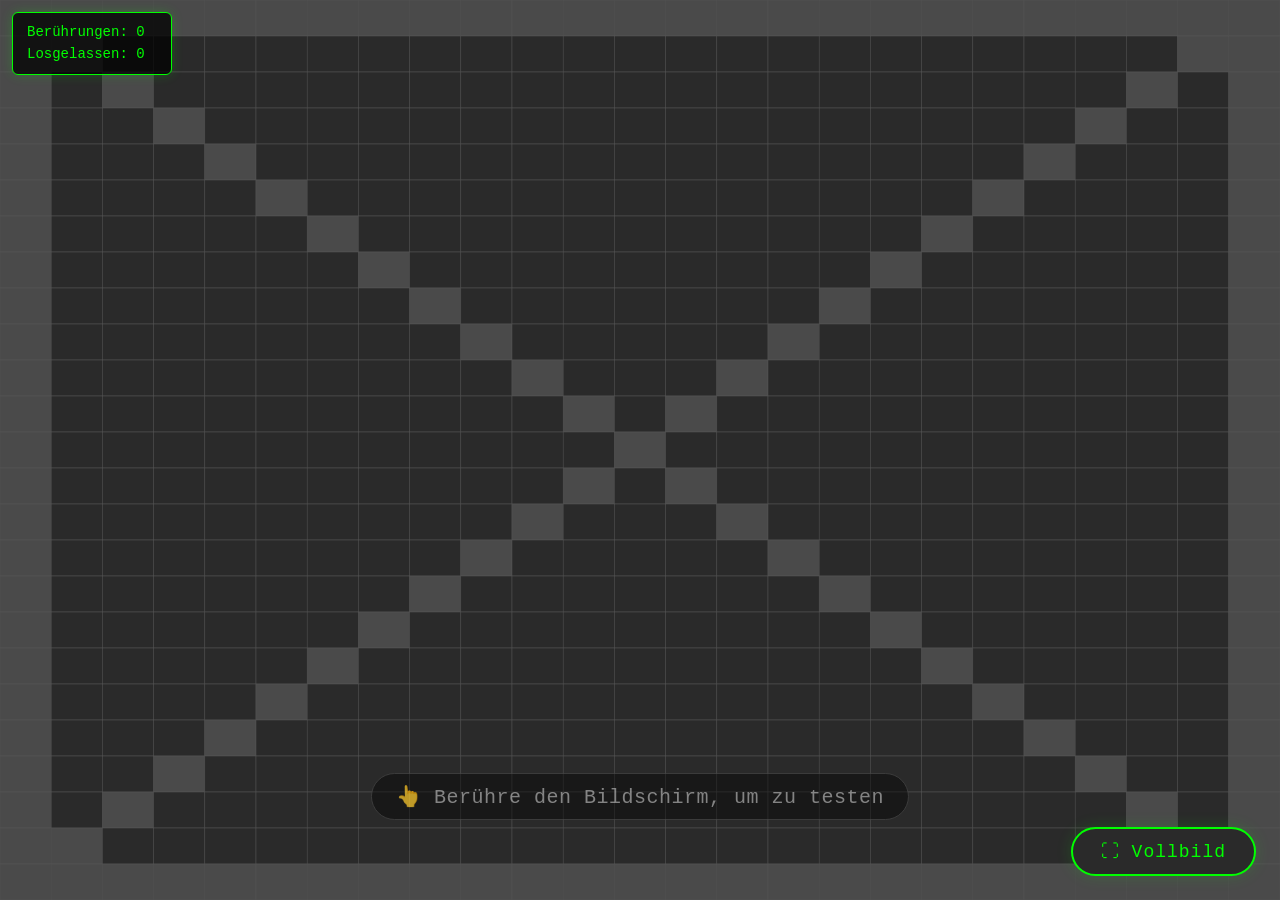
<file: airootfs/root/DanlTest/Web/touchscreen/index.html>
<!DOCTYPE html>
<html lang="de">
<head>
    <meta charset="UTF-8">
    <meta name="viewport" content="width=device-width, initial-scale=1.0, maximum-scale=1.0, user-scalable=no">
    <title>DanlTech DanlTest TouchScreenChecker</title>
    <style>
        * {
            margin: 0;
            padding: 0;
            box-sizing: border-box;
        }
        body {
            background: #1a1a1a;
            overflow: hidden;
            touch-action: none;
            font-family: 'Courier New', monospace;
        }
        canvas {
            display: block;
            width: 100vw;
            height: 100vh;
            background: #222;
            touch-action: none;
        }
        #info {
            position: fixed;
            top: 12px;
            left: 12px;
            color: #0f0;
            background: rgba(0, 0, 0, 0.75);
            padding: 8px 14px;
            border-radius: 6px;
            font-size: 14px;
            line-height: 1.6;
            pointer-events: none;
            user-select: none;
            z-index: 10;
            border: 1px solid #0f0;
            box-shadow: 0 0 12px rgba(0, 255, 0, 0.2);
            white-space: pre-line;
            min-width: 160px;
        }
        #hint {
            position: fixed;
            bottom: 80px;
            left: 50%;
            transform: translateX(-50%);
            color: #aaa;
            font-size: 20px;
            pointer-events: none;
            user-select: none;
            z-index: 5;
            text-align: center;
            background: rgba(0, 0, 0, 0.6);
            padding: 10px 24px;
            border-radius: 30px;
            border: 1px solid #444;
            transition: opacity 0.4s ease;
            opacity: 0.7;
            font-weight: 300;
            letter-spacing: 0.5px;
        }
        #fullscreenBtn {
            position: fixed;
            bottom: 24px;
            right: 24px;
            padding: 12px 28px;
            background: #2a2a2a;
            color: #0f0;
            border: 2px solid #0f0;
            border-radius: 40px;
            font-size: 18px;
            font-family: 'Courier New', monospace;
            cursor: pointer;
            z-index: 20;
            touch-action: manipulation;
            transition: background 0.2s, transform 0.1s;
            box-shadow: 0 0 16px rgba(0, 255, 0, 0.15);
            letter-spacing: 1px;
        }
        #fullscreenBtn:hover {
            background: #3a3a3a;
        }
        #fullscreenBtn:active {
            transform: scale(0.95);
        }
        @media (max-width: 600px) {
            #info {
                font-size: 12px;
                padding: 6px 10px;
                top: 8px;
                left: 8px;
                min-width: 120px;
            }
            #fullscreenBtn {
                padding: 8px 18px;
                font-size: 15px;
                bottom: 16px;
                right: 16px;
            }
            #hint {
                font-size: 16px;
                padding: 6px 16px;
                bottom: 70px;
            }
        }
    </style>
</head>
<body>
    <canvas id="canvas"></canvas>
    <div id="info">Berührungen: 0<br>Losgelassen: 0</div>
    <div id="hint">👆 Berühre den Bildschirm, um zu testen</div>
    <button id="fullscreenBtn">⛶ Vollbild</button>

    <script>
        (function() {
            'use strict';

            const canvas = document.getElementById('canvas');
            const ctx = canvas.getContext('2d');
            const infoDiv = document.getElementById('info');
            const hintDiv = document.getElementById('hint');
            const fullscreenBtn = document.getElementById('fullscreenBtn');

            let N = 20;
            let cellWidth = 0;
            let cellHeight = 0;

            // ---- Aktive Touches ----
            const activeTouches = {};           // id -> { startX, startY, currentX, currentY, cells, path }
            const activeTouchIds = [];

            // ---- Abgeschlossene Touches (bleiben erhalten) ----
            let completedTouches = [];           // Array von Touch-Daten (Start, Pfad, Zellen)
            let releaseCounter = 0;

            // ---- Hilfsfunktionen ----
            function addTouch(id, x, y) {
                if (x < 0 || y < 0 || x > canvas.width || y > canvas.height) return;
                const col = Math.floor(x / cellWidth);
                const row = Math.floor(y / cellHeight);
                if (row < 0 || row >= N || col < 0 || col >= N) return;

                const cells = new Set();
                cells.add(`${row},${col}`);

                activeTouches[id] = {
                    startX: x,
                    startY: y,
                    currentX: x,
                    currentY: y,
                    cells: cells,
                    path: [{ x, y }]
                };
                activeTouchIds.push(id);
                hintDiv.style.opacity = '0';
            }

            function updateTouch(id, x, y) {
                const t = activeTouches[id];
                if (!t) return;
                t.currentX = x;
                t.currentY = y;
                t.path.push({ x, y });

                const col = Math.floor(x / cellWidth);
                const row = Math.floor(y / cellHeight);
                if (row >= 0 && row < N && col >= 0 && col < N) {
                    t.cells.add(`${row},${col}`);
                }
            }

            // Verschiebt einen aktiven Touch in die abgeschlossene Liste
            function completeTouch(id) {
                const t = activeTouches[id];
                if (!t) return;
                // Kopie der relevanten Daten anlegen
                completedTouches.push({
                    startX: t.startX,
                    startY: t.startY,
                    currentX: t.currentX,
                    currentY: t.currentY,
                    cells: new Set(t.cells),
                    path: t.path.slice() // flache Kopie des Pfads
                });
                releaseCounter++;
                delete activeTouches[id];
                const idx = activeTouchIds.indexOf(id);
                if (idx > -1) activeTouchIds.splice(idx, 1);
            }

            // ---- Canvas-Größe & Gitter ----
            function resizeCanvas() {
                canvas.width = window.innerWidth;
                canvas.height = window.innerHeight;
                const minDim = Math.min(canvas.width, canvas.height);
                let cellSize = Math.floor(minDim / 25);
                if (cellSize < 20) cellSize = 20;
                if (cellSize > 40) cellSize = 40;
                N = Math.floor(minDim / cellSize);
                if (N < 8) N = 8;
                cellWidth = canvas.width / N;
                cellHeight = canvas.height / N;
                draw();
            }

            // ---- Zeichnen ----
            function draw() {
                ctx.clearRect(0, 0, canvas.width, canvas.height);

                // Sammle alle berührten Zellen (aktiv + abgeschlossen)
                const activeCells = new Set();
                for (const id in activeTouches) {
                    for (const key of activeTouches[id].cells) {
                        activeCells.add(key);
                    }
                }
                const completedCells = new Set();
                for (const comp of completedTouches) {
                    for (const key of comp.cells) {
                        completedCells.add(key);
                    }
                }

                // 1. Zellen zeichnen
                for (let i = 0; i < N; i++) {
                    for (let j = 0; j < N; j++) {
                        const x = j * cellWidth;
                        const y = i * cellHeight;
                        const key = `${i},${j}`;

                        let color;
                        if (activeCells.has(key)) {
                            color = '#00ff00';          // leuchtendes Grün für aktive
                        } else if (completedCells.has(key)) {
                            color = '#66cc66';          // matteres Grün für gespeicherte
                        } else {
                            const isBorder = (i === 0 || i === N - 1 || j === 0 || j === N - 1);
                            const isX = (i === j || i + j === N - 1);
                            color = (isBorder || isX) ? '#4a4a4a' : '#2a2a2a';
                        }

                        ctx.fillStyle = color;
                        ctx.fillRect(x, y, cellWidth, cellHeight);
                        ctx.strokeStyle = '#555';
                        ctx.lineWidth = 0.5;
                        ctx.strokeRect(x, y, cellWidth, cellHeight);
                    }
                }

                // 2. Pfade der abgeschlossenen Touches (matter, dünner)
                for (const comp of completedTouches) {
                    if (comp.path.length > 1) {
                        ctx.beginPath();
                        ctx.moveTo(comp.path[0].x, comp.path[0].y);
                        for (let i = 1; i < comp.path.length; i++) {
                            ctx.lineTo(comp.path[i].x, comp.path[i].y);
                        }
                        ctx.strokeStyle = '#ddaa44';
                        ctx.lineWidth = 2;
                        ctx.shadowColor = 'transparent';
                        ctx.shadowBlur = 0;
                        ctx.stroke();
                    }
                }

                // 3. Pfade der aktiven Touches (leuchtend, dick)
                for (const id in activeTouches) {
                    const t = activeTouches[id];
                    if (t.path.length > 1) {
                        ctx.beginPath();
                        ctx.moveTo(t.path[0].x, t.path[0].y);
                        for (let i = 1; i < t.path.length; i++) {
                            ctx.lineTo(t.path[i].x, t.path[i].y);
                        }
                        ctx.strokeStyle = '#ffcc00';
                        ctx.lineWidth = 3;
                        ctx.shadowColor = '#ffcc00';
                        ctx.shadowBlur = 8;
                        ctx.stroke();
                        ctx.shadowBlur = 0;
                    }

                    // Aktuelle Position (roter Punkt)
                    ctx.beginPath();
                    ctx.arc(t.currentX, t.currentY, 12, 0, 2 * Math.PI);
                    ctx.fillStyle = '#ff3333';
                    ctx.shadowColor = '#ff3333';
                    ctx.shadowBlur = 14;
                    ctx.fill();
                    ctx.shadowBlur = 0;
                    ctx.strokeStyle = '#ffffff';
                    ctx.lineWidth = 2;
                    ctx.stroke();

                    // Startpunkt (hellblau)
                    ctx.beginPath();
                    ctx.arc(t.startX, t.startY, 6, 0, 2 * Math.PI);
                    ctx.fillStyle = '#00ffff';
                    ctx.shadowColor = '#00ffff';
                    ctx.shadowBlur = 10;
                    ctx.fill();
                    ctx.shadowBlur = 0;
                    ctx.strokeStyle = '#ffffff';
                    ctx.lineWidth = 1.5;
                    ctx.stroke();
                }

                // 4. Info aktualisieren
                updateInfo();
            }

            // ---- Info-Box ----
            function updateInfo() {
                const count = Object.keys(activeTouches).length;
                let text = `Berührungen: ${count}\nLosgelassen: ${releaseCounter}`;

                if (count > 0) {
                    const firstId = activeTouchIds[0];
                    const first = activeTouches[firstId];
                    if (first) {
                        const dx = first.currentX - first.startX;
                        const dy = first.currentY - first.startY;
                        const dist = Math.sqrt(dx * dx + dy * dy);

                        let dir = '';
                        if (dist > 30) {
                            const angle = Math.atan2(dy, dx) * 180 / Math.PI;
                            if (angle > -45 && angle <= 45) dir = '→';
                            else if (angle > 45 && angle <= 135) dir = '↓';
                            else if (angle > 135 || angle <= -135) dir = '←';
                            else dir = '↑';
                            text += `\nSwipe: ${dir}  ${Math.round(dist)}px`;
                        } else {
                            text += `\nSwipe: –  (${Math.round(dist)}px)`;
                        }
                        text += `\nPos: (${Math.round(first.currentX)}, ${Math.round(first.currentY)})`;
                    }
                }
                infoDiv.textContent = text;
            }

            // ---- Touch-Events ----
            function handleTouchStart(e) {
                e.preventDefault();
                for (const touch of e.changedTouches) {
                    const rect = canvas.getBoundingClientRect();
                    const x = touch.clientX - rect.left;
                    const y = touch.clientY - rect.top;
                    addTouch(touch.identifier, x, y);
                }
                draw();
            }

            function handleTouchMove(e) {
                e.preventDefault();
                for (const touch of e.changedTouches) {
                    const rect = canvas.getBoundingClientRect();
                    const x = touch.clientX - rect.left;
                    const y = touch.clientY - rect.top;
                    updateTouch(touch.identifier, x, y);
                }
                draw();
            }

            function handleTouchEnd(e) {
                e.preventDefault();
                for (const touch of e.changedTouches) {
                    completeTouch(touch.identifier);   // verschiebt in completedTouches
                }
                draw();
            }

            function handleTouchCancel(e) {
                e.preventDefault();
                for (const touch of e.changedTouches) {
                    completeTouch(touch.identifier);
                }
                draw();
            }

            canvas.addEventListener('touchstart', handleTouchStart, { passive: false });
            canvas.addEventListener('touchmove', handleTouchMove, { passive: false });
            canvas.addEventListener('touchend', handleTouchEnd, { passive: false });
            canvas.addEventListener('touchcancel', handleTouchCancel, { passive: false });

            // ---- Maus-Unterstützung (Desktop) ----
            let mouseDown = false;
            canvas.addEventListener('mousedown', (e) => {
                mouseDown = true;
                const rect = canvas.getBoundingClientRect();
                const x = e.clientX - rect.left;
                const y = e.clientY - rect.top;
                addTouch('mouse', x, y);
                draw();
            });
            canvas.addEventListener('mousemove', (e) => {
                if (!mouseDown) return;
                const rect = canvas.getBoundingClientRect();
                const x = e.clientX - rect.left;
                const y = e.clientY - rect.top;
                updateTouch('mouse', x, y);
                draw();
            });
            canvas.addEventListener('mouseup', (e) => {
                if (mouseDown) {
                    mouseDown = false;
                    completeTouch('mouse');
                    draw();
                }
            });
            canvas.addEventListener('mouseleave', () => {
                if (mouseDown) {
                    mouseDown = false;
                    completeTouch('mouse');
                    draw();
                }
            });

            // ---- Vollbild ----
            fullscreenBtn.addEventListener('click', () => {
                const el = document.documentElement;
                if (el.requestFullscreen) el.requestFullscreen().catch(() => {});
                else if (el.webkitRequestFullscreen) el.webkitRequestFullscreen();
                else if (el.msRequestFullscreen) el.msRequestFullscreen();
            });

            // ---- Fenstergröße ----
            window.addEventListener('resize', resizeCanvas);

            // ---- Start ----
            resizeCanvas();
        })();
    </script>
</body>
</html>
</file>
<file: airootfs/root/DanlTest/Web/style.css>
body {
  font-family: Arial, sans-serif;
  background: #f4f6f8;
  margin: 0;
  color: #333;
}

header {
  text-align: center;
  padding: 2rem;
  background: #1e293b;
  color: white;
}

main {
  max-width: 800px;
  margin: 2rem auto;
  padding: 1rem;
}

.link-card {
  background: white;
  padding: 1.5rem;
  margin-bottom: 1rem;
  border-radius: 8px;
  box-shadow: 0 4px 10px rgba(0,0,0,0.08);
  transition: transform 0.2s;
}

.link-card:hover {
  transform: translateY(-3px);
}

.link-card a {
  text-decoration: none;
  color: #2563eb;
  font-size: 1.2rem;
  font-weight: bold;
}

.link-card p {
  margin-top: 0.5rem;
}

/* Cookie Modal / Overlay */
.overlay {
  position: fixed;
  inset: 0;
  background: rgba(0,0,0,0.65);
  display: flex;
  justify-content: center;
  align-items: center;
  z-index: 9999;
}

.cookie-modal {
  background: white;
  padding: 2rem;
  max-width: 420px;
  width: 90%;
  border-radius: 10px;
  text-align: center;
  box-shadow: 0 10px 30px rgba(0,0,0,0.25);
}

.cookie-modal h2 {
  margin-top: 0;
}

.cookie-modal p {
  margin-bottom: 1.5rem;
}

#cookie-buttons {
  display: flex;
  gap: 1rem;
  justify-content: center;
  margin-bottom: 1rem;
}

button.primary {
  background: #2563eb;
  color: white;
  border: none;
  padding: 0.6rem 1.2rem;
  border-radius: 5px;
  cursor: pointer;
}

button.secondary {
  background: #e5e7eb;
  color: #111827;
  border: none;
  padding: 0.6rem 1.2rem;
  border-radius: 5px;
  cursor: pointer;
}

#cookie-settings {
  text-align: left;
}

#cookie-settings label {
  display: block;
  margin-bottom: 0.8rem;
}

.hidden {
  display: none;
}
</file>
